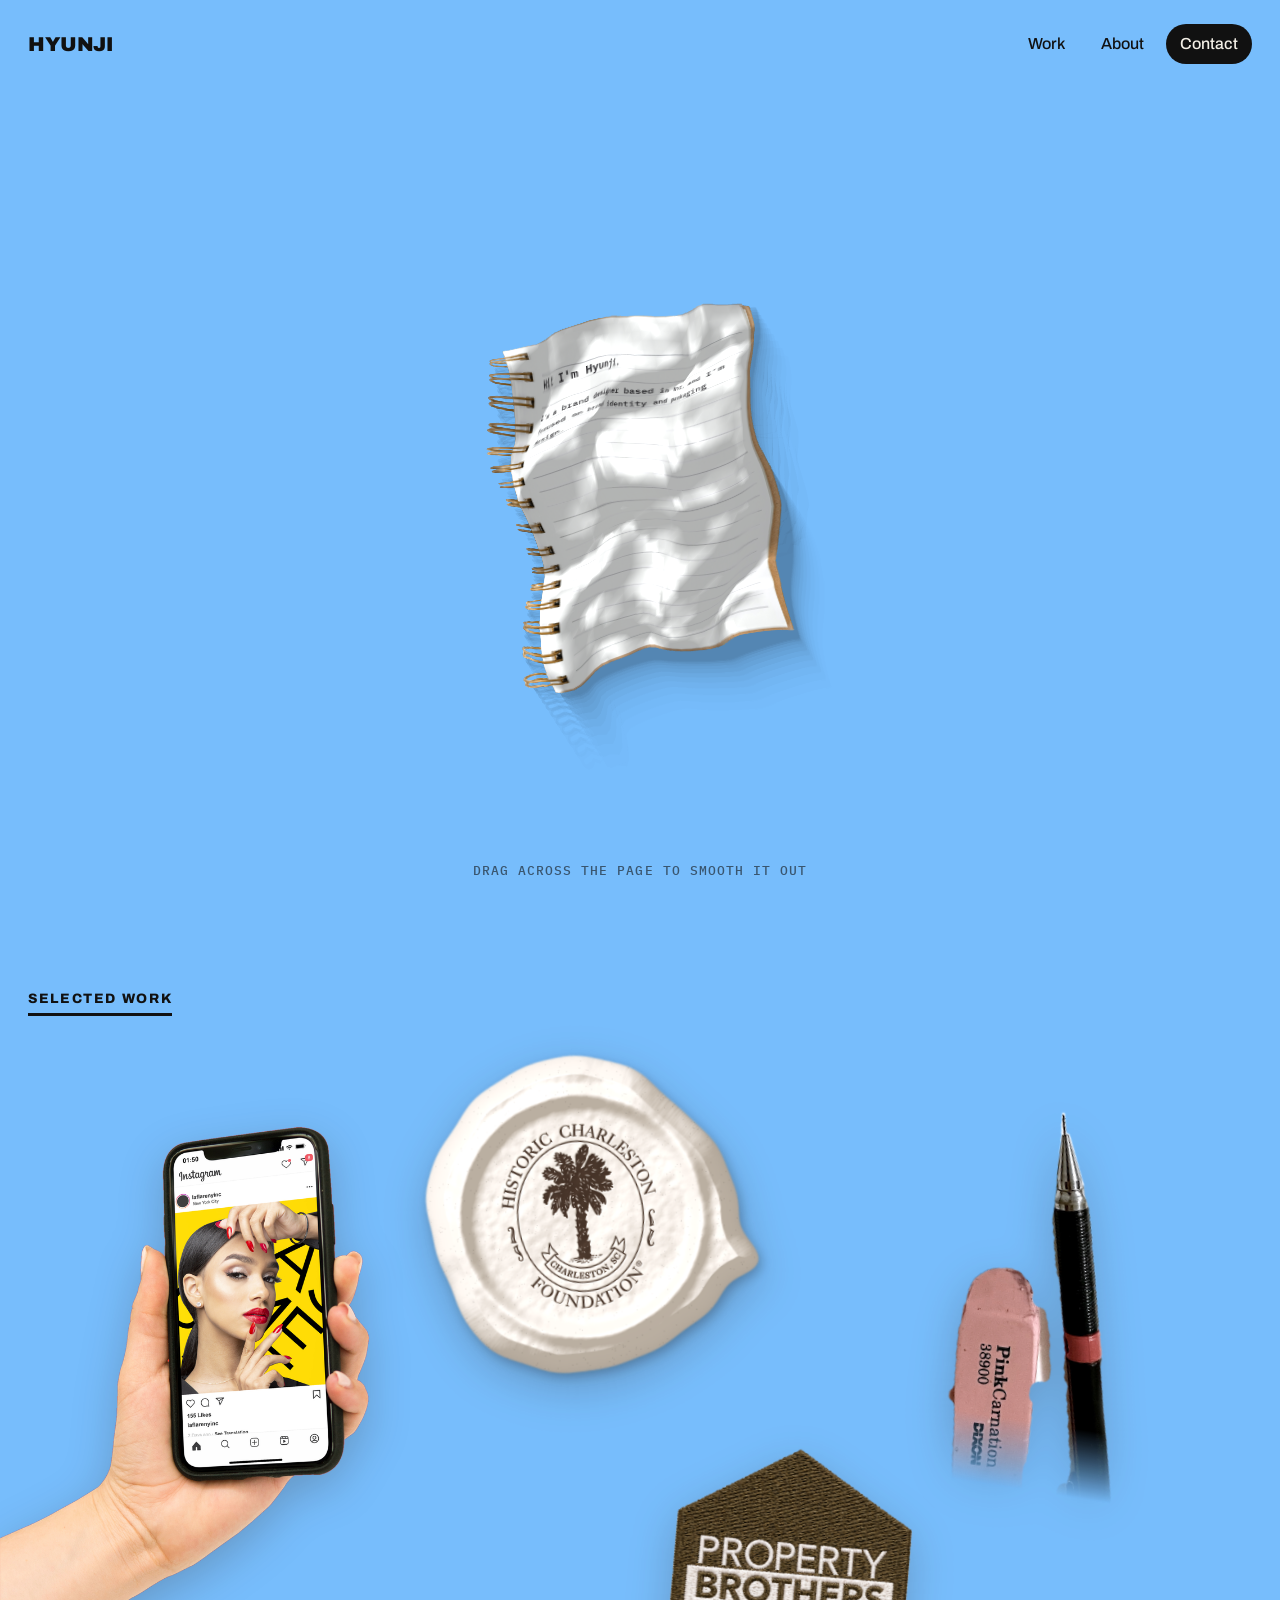
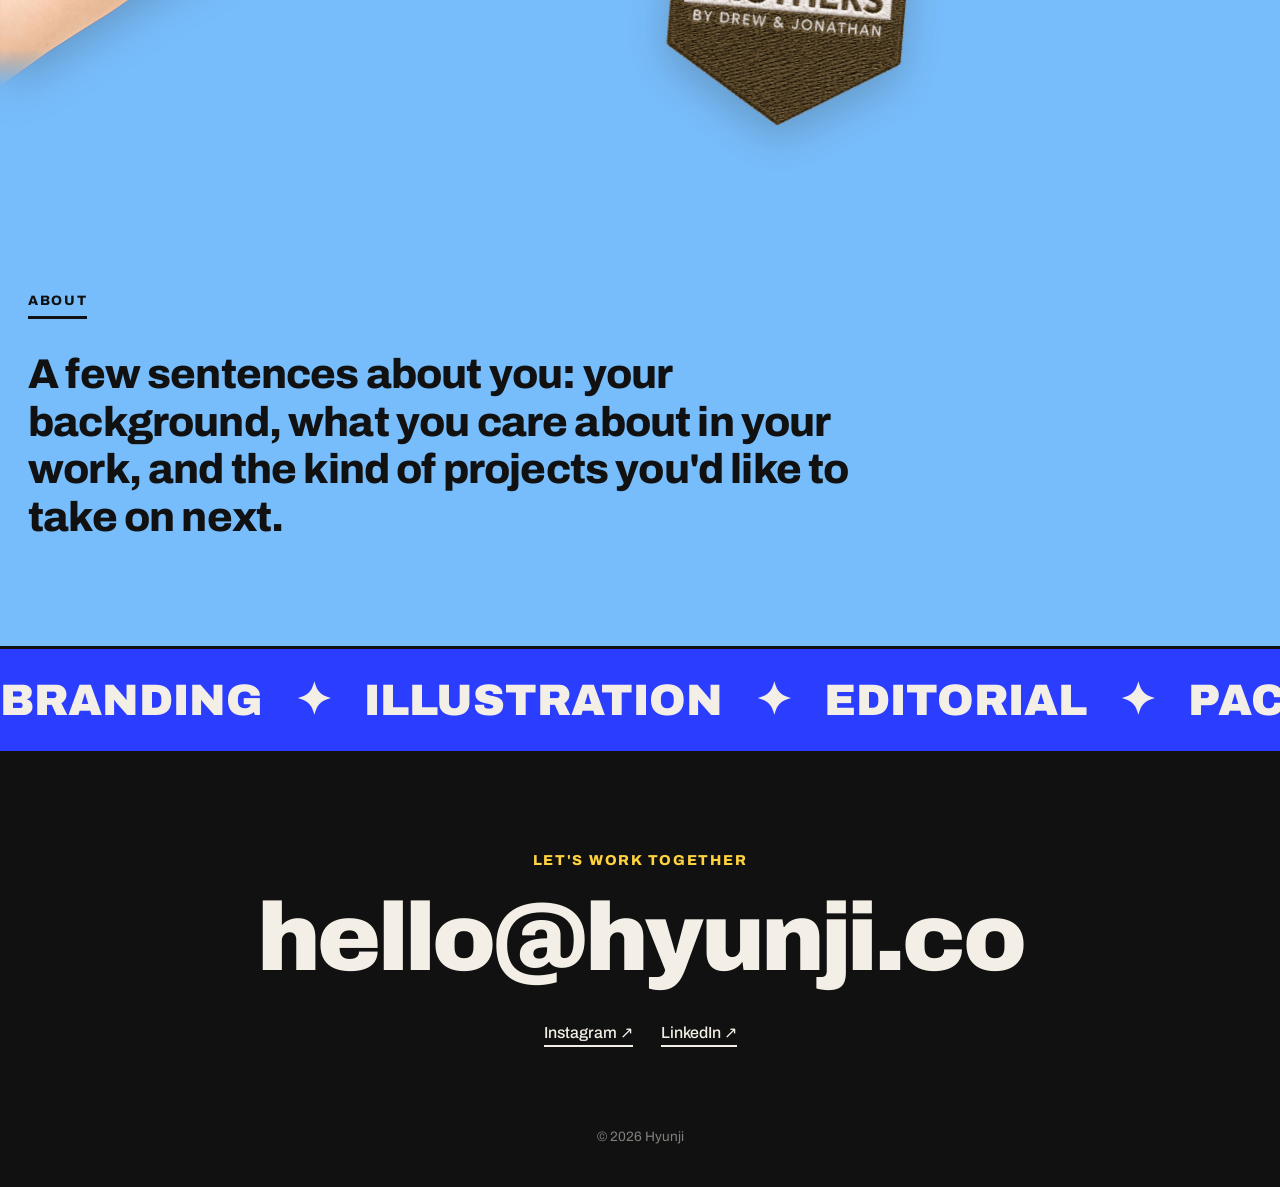
<file: index.html>
<!DOCTYPE html>
<html lang="en">
<head>
  <meta charset="UTF-8">
  <meta name="viewport" content="width=device-width, initial-scale=1.0">
  <title>Hyunji — Portfolio</title>
  <meta name="description" content="Portfolio of Hyunji, designer.">
  <link rel="preconnect" href="https://fonts.googleapis.com">
  <link rel="preconnect" href="https://fonts.gstatic.com" crossorigin>
  <link href="https://fonts.googleapis.com/css2?family=Archivo:wght@400;500;800;900&family=IBM+Plex+Mono:wght@500;600&display=swap" rel="stylesheet">
  <link rel="stylesheet" href="style.css?v=7">
</head>
<body>

  <header class="site-header">
    <a href="#" class="logo">Hyunji</a>
    <nav>
      <a href="#work">Work</a>
      <a href="#about">About</a>
      <a href="#contact" class="nav-cta">Contact</a>
    </nav>
  </header>

  <main>
    <!-- Interactive hero: a crumpled notebook page (hero.js). What it says is set at the top of hero.js. -->
    <section class="hero" aria-label="Introduction">
      <h1 class="sr-only">Hi! I'm Hyunji. I'm a brand designer based in NYC, and I'm focused on brand identity and packaging design.</h1>
      <canvas class="hero-canvas" aria-hidden="true"></canvas>
      <div class="hero-cursor" aria-hidden="true"><div class="ring"></div><div class="dot"></div></div>
      <p class="hero-hint" aria-hidden="true"></p>
    </section>

    <!-- Projects: free-floating layout.
         Each piece is positioned in style.css (.p-cashmere, .p-hc, .p-illustration, .p-pb).
         To swap an image, change its src below. Transparent PNGs look best. -->
    <section id="work" class="work">
      <h2 class="section-title">Selected work</h2>
      <div class="float-field">

        <a class="piece p-cashmere" href="#">
          <img src="images/cashmere.png" alt="Cashmere: hand holding a phone showing an Instagram post">
          <span class="caption">Cashmere</span>
        </a>

        <a class="piece p-hc" href="#">
          <img src="images/hc_seal.png" alt="Historic Charleston Foundation logo stamped in an ivory wax seal">
          <span class="caption">Historic Charleston Foundation</span>
        </a>

        <a class="piece p-illustration" href="#">
          <img src="images/illustration.png" alt="Mechanical pencil and pink eraser">
          <span class="caption">Illustration</span>
        </a>

        <a class="piece p-pb" href="#">
          <img src="images/pb.png" alt="Property Brothers embroidered patch">
          <span class="caption">Property Brothers</span>
        </a>

      </div>
    </section>

    <!-- About -->
    <section id="about" class="about">
      <h2 class="section-title">About</h2>
      <p class="about-lead">A few sentences about you: your background, what you care about in your work, and the kind of projects you'd like to take on next.</p>
    </section>
  </main>

    <!-- Scrolling strip: edit the words to match what you do -->
    <div class="marquee" aria-hidden="true">
      <div class="marquee-track">
        <span>Branding</span><span>✦</span><span>Illustration</span><span>✦</span><span>Editorial</span><span>✦</span><span>Packaging</span><span>✦</span>
        <span>Branding</span><span>✦</span><span>Illustration</span><span>✦</span><span>Editorial</span><span>✦</span><span>Packaging</span><span>✦</span>
      </div>
    </div>


  <!-- Contact -->
  <section id="contact" class="contact">
    <p class="contact-kicker">Let's work together</p>
    <a class="contact-email" href="mailto:hello@hyunji.co">hello@hyunji.co</a>
    <p class="links">
      <a href="https://www.instagram.com/">Instagram ↗</a>
      <a href="https://www.linkedin.com/">LinkedIn ↗</a>
    </p>
    <p class="copyright">© 2026 Hyunji</p>
  </section>

  <script src="hero.js?v=7" defer></script>
  <script src="trail.js?v=7" defer></script>
</body>
</html>
</file>
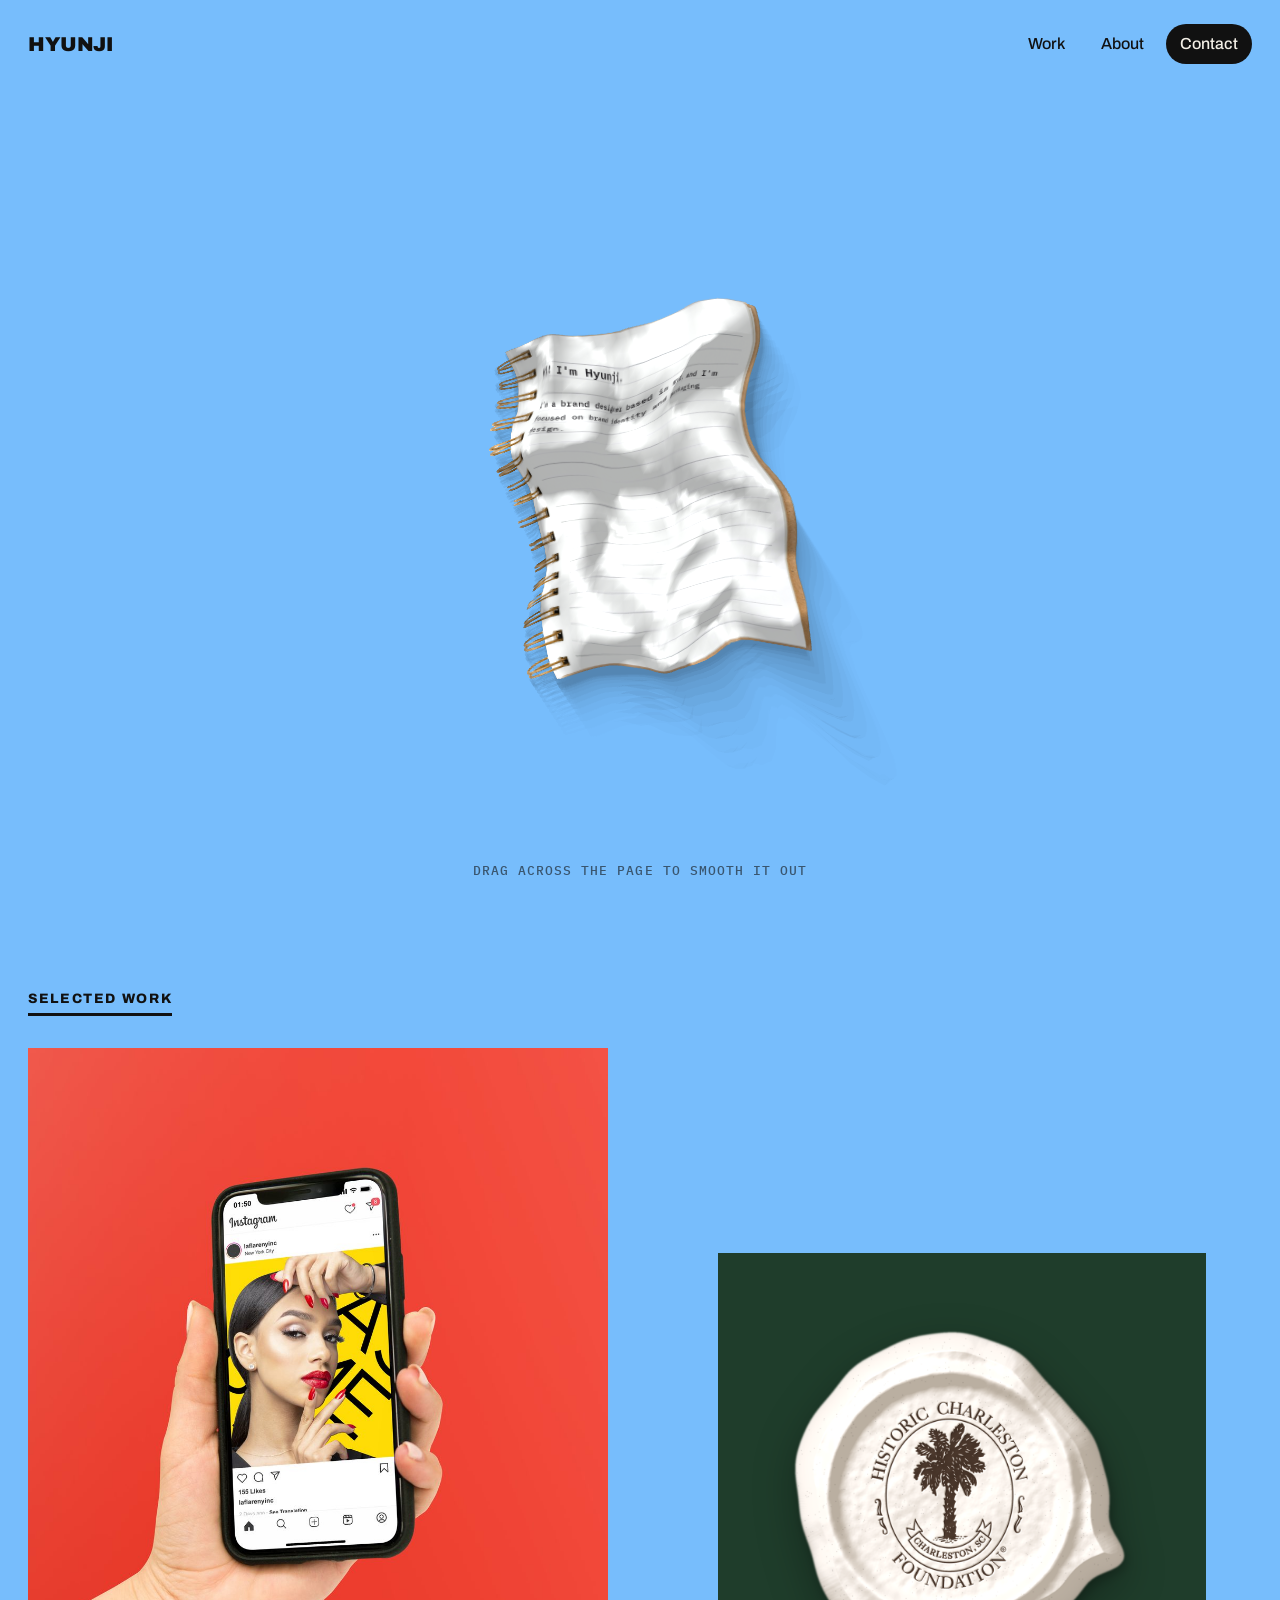
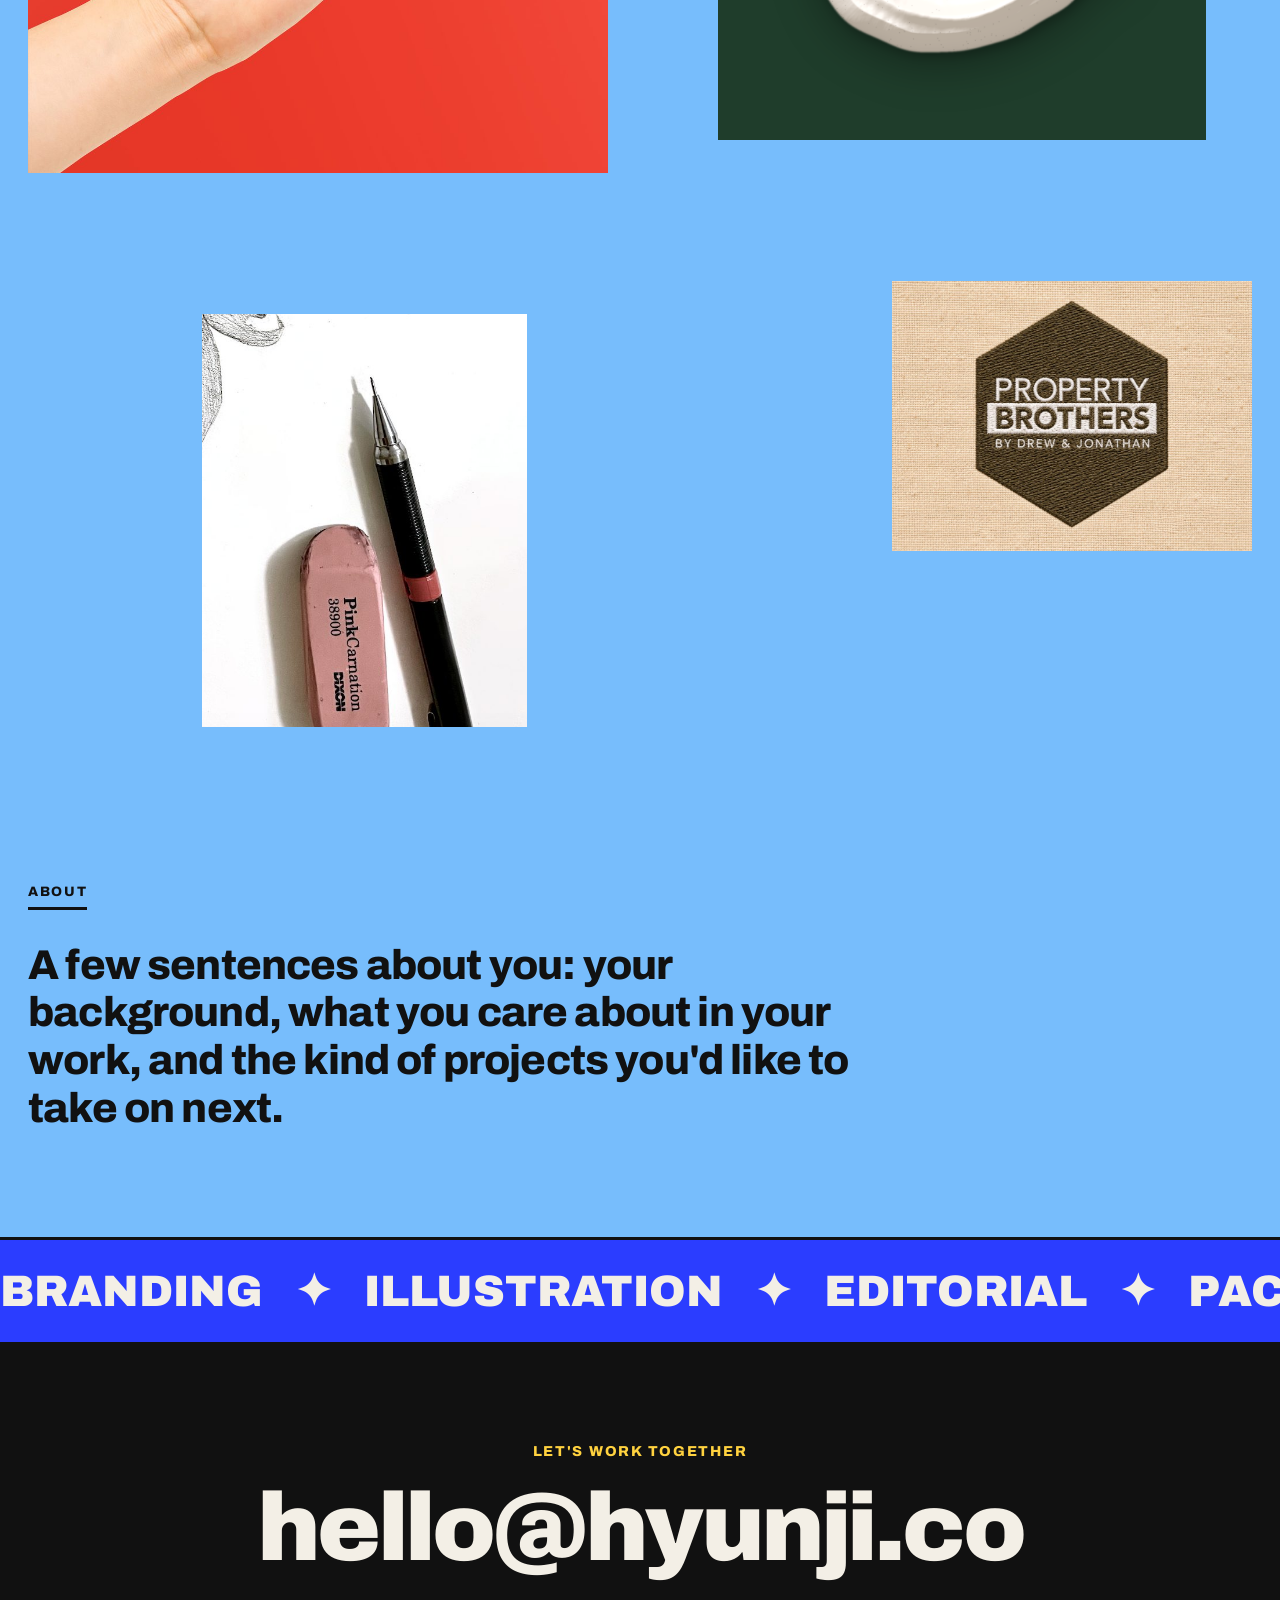
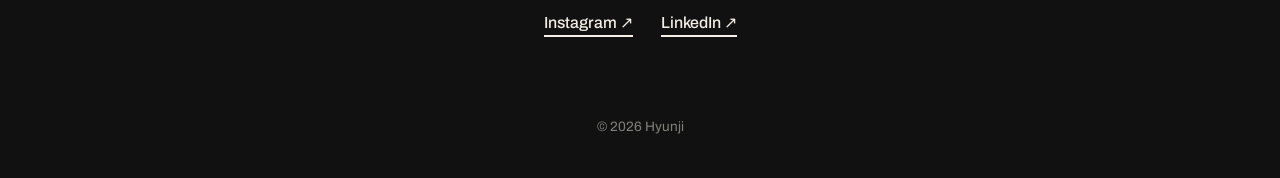
<file: index-grid.html>
<!DOCTYPE html>
<html lang="en">
<head>
  <meta charset="UTF-8">
  <meta name="viewport" content="width=device-width, initial-scale=1.0">
  <title>Hyunji — Portfolio</title>
  <meta name="description" content="Portfolio of Hyunji, designer.">
  <link rel="preconnect" href="https://fonts.googleapis.com">
  <link rel="preconnect" href="https://fonts.gstatic.com" crossorigin>
  <link href="https://fonts.googleapis.com/css2?family=Archivo:wght@400;500;800;900&family=IBM+Plex+Mono:wght@500;600&display=swap" rel="stylesheet">
  <link rel="stylesheet" href="style.css?v=7">
</head>
<body>

  <header class="site-header">
    <a href="#" class="logo">Hyunji</a>
    <nav>
      <a href="#work">Work</a>
      <a href="#about">About</a>
      <a href="#contact" class="nav-cta">Contact</a>
    </nav>
  </header>

  <main>
    <!-- Interactive hero: a crumpled notebook page (hero.js). What it says is set at the top of hero.js. -->
    <section class="hero" aria-label="Introduction">
      <h1 class="sr-only">Hi! I'm Hyunji. I'm a brand designer based in NYC, and I'm focused on brand identity and packaging design.</h1>
      <canvas class="hero-canvas" aria-hidden="true"></canvas>
      <div class="hero-cursor" aria-hidden="true"><div class="ring"></div><div class="dot"></div></div>
      <p class="hero-hint" aria-hidden="true"></p>
    </section>

    <!-- Projects, option B: a loose two-column grid of framed thumbnails.
         Sizes and offsets are set per project in style.css (.g-cashmere, .g-hc, .g-illustration, .g-pb). -->
    <section id="work" class="work work-grid">
      <h2 class="section-title">Selected work</h2>
      <div class="loose-grid">
        <div class="lg-col">
          <a class="frame g-cashmere" href="#">
            <span class="frame-img"><img src="images/frames/cashmere.jpg" alt="Cashmere: hand holding a phone showing an Instagram post" loading="lazy"></span>
            <span class="frame-title">Cashmere</span>
          </a>
          <a class="frame g-illustration" href="#">
            <span class="frame-img"><img src="images/frames/illustration.jpg" alt="Pencil sketch with a mechanical pencil and eraser" loading="lazy"></span>
            <span class="frame-title">Illustration</span>
          </a>
        </div>
        <div class="lg-col lg-col--right">
          <a class="frame g-hc" href="#">
            <span class="frame-img frame-img--solid"><img src="images/hc_seal.png" alt="Historic Charleston Foundation logo stamped in an ivory wax seal" loading="lazy"></span>
            <span class="frame-title">Historic Charleston Foundation</span>
          </a>
          <a class="frame g-pb" href="#">
            <span class="frame-img"><img src="images/frames/pb.jpg" alt="Property Brothers embroidered patch" loading="lazy"></span>
            <span class="frame-title">Property Brothers</span>
          </a>
        </div>
      </div>
    </section>

    <!-- About -->
    <section id="about" class="about">
      <h2 class="section-title">About</h2>
      <p class="about-lead">A few sentences about you: your background, what you care about in your work, and the kind of projects you'd like to take on next.</p>
    </section>
  </main>

    <!-- Scrolling strip: edit the words to match what you do -->
    <div class="marquee" aria-hidden="true">
      <div class="marquee-track">
        <span>Branding</span><span>✦</span><span>Illustration</span><span>✦</span><span>Editorial</span><span>✦</span><span>Packaging</span><span>✦</span>
        <span>Branding</span><span>✦</span><span>Illustration</span><span>✦</span><span>Editorial</span><span>✦</span><span>Packaging</span><span>✦</span>
      </div>
    </div>


  <!-- Contact -->
  <section id="contact" class="contact">
    <p class="contact-kicker">Let's work together</p>
    <a class="contact-email" href="mailto:hello@hyunji.co">hello@hyunji.co</a>
    <p class="links">
      <a href="https://www.instagram.com/">Instagram ↗</a>
      <a href="https://www.linkedin.com/">LinkedIn ↗</a>
    </p>
    <p class="copyright">© 2026 Hyunji</p>
  </section>

  <script src="hero.js?v=7" defer></script>
  <script src="trail.js?v=7" defer></script>
</body>
</html>
</file>
<file: style.css>
/* ---- Colors: change these to restyle the whole site ---- */
:root {
  --ink: #111111;      /* text and borders */
  --bg: #77bdfc;       /* page background */
  --paper: #f3efe6;    /* light text on dark areas */
  --accent: #2b3dff;   /* main color (electric blue) */
  --pop1: #ff5a36;     /* project placeholder colors */
  --pop2: #ffd23f;
  --pop3: #2b3dff;
  --pop4: #ff9ecf;
}

* { box-sizing: border-box; margin: 0; padding: 0; }

body {
  overflow-x: hidden;
  font-family: "Archivo", "Helvetica Neue", Arial, sans-serif;
  color: var(--ink);
  background: var(--bg);
  line-height: 1.5;
}

a { color: inherit; }

main, .site-header {
  max-width: 1280px;
  margin: 0 auto;
  padding-left: 28px;
  padding-right: 28px;
}

/* ---- Header ---- */
.site-header {
  display: flex;
  justify-content: space-between;
  align-items: center;
  padding-top: 24px;
  padding-bottom: 24px;
}
.logo {
  font-weight: 900;
  font-size: 1.25rem;
  text-transform: uppercase;
  text-decoration: none;
  letter-spacing: -0.02em;
}
nav { display: flex; gap: 8px; align-items: center; }
nav a {
  text-decoration: none;
  font-weight: 500;
  padding: 8px 14px;
  border-radius: 999px;
  transition: background 0.15s;
}
nav a:hover { background: rgba(0, 0, 0, 0.07); }
nav .nav-cta { background: var(--ink); color: var(--paper); }
nav .nav-cta:hover { background: var(--accent); }

/* ---- Interactive hero (hero.js) ---- */
.hero {
  position: relative;
  width: 100vw;
  margin-left: calc(50% - 50vw);
  height: calc(100vh - 90px);
  height: calc(100svh - 90px);
  min-height: 520px;
  overflow: hidden;
  cursor: none;
  user-select: none;
  -webkit-user-select: none;
  touch-action: pan-y;       /* vertical swipes still scroll the page on phones */
}
.hero[data-still] { cursor: auto; }
.hero-canvas { position: absolute; inset: 0; width: 100%; height: 100%; display: block; }

.hero-cursor {
  position: absolute;
  left: 0;
  top: 0;
  pointer-events: none;
  z-index: 2;
  transform: translate(-200px, -200px);
}
.hero-cursor .ring {
  position: absolute;
  width: var(--ring, 150px);
  height: var(--ring, 150px);
  margin: calc(var(--ring, 150px) / -2) 0 0 calc(var(--ring, 150px) / -2);
  border-radius: 50%;
  border: 1.5px solid rgba(17, 17, 17, 0.35);
  transition: width .3s, height .3s, margin .3s, border-color .3s, opacity .3s;
}
.hero[data-down] .hero-cursor .ring { border-color: rgba(17, 17, 17, 0.7); }
.hero[data-look="flat"] .hero-cursor .ring {
  width: 44px; height: 44px; margin: -22px 0 0 -22px;
  border-color: var(--accent);
}
.hero-cursor .dot {
  position: absolute;
  width: 6px; height: 6px; margin: -3px 0 0 -3px;
  border-radius: 50%;
  background: var(--ink);
}
.hero[data-still] .hero-cursor { display: none; }
@media (hover: none) {
  .hero-cursor { opacity: 0; transition: opacity .3s; }
  .hero[data-down] .hero-cursor { opacity: 1; }
}

.hero-hint {
  position: absolute;
  left: 0; right: 0; bottom: 18px;
  text-align: center;
  font-family: "IBM Plex Mono", ui-monospace, monospace;
  font-weight: 500;
  font-size: 0.8rem;
  letter-spacing: 0.08em;
  text-transform: uppercase;
  opacity: 0.6;
  pointer-events: none;
}
.hero[data-still] .hero-hint { display: none; }

.sr-only {
  position: absolute; width: 1px; height: 1px; padding: 0; margin: -1px;
  overflow: hidden; clip: rect(0, 0, 0, 0); white-space: nowrap; border: 0;
}

/* ---- Scrolling strip ---- */
.marquee {
  background: var(--accent);
  color: var(--paper);
  overflow: hidden;
  border-top: 3px solid var(--ink);
  border-bottom: 3px solid var(--ink);
  width: 100vw;
  margin-left: calc(50% - 50vw);
}
.marquee-track {
  display: flex;
  gap: 32px;
  width: max-content;
  padding: 18px 0;
  font-size: clamp(1.5rem, 4vw, 2.75rem);
  font-weight: 900;
  text-transform: uppercase;
  white-space: nowrap;
  animation: scroll 22s linear infinite;
}
@keyframes scroll {
  from { transform: translateX(0); }
  to   { transform: translateX(-50%); }
}
@media (prefers-reduced-motion: reduce) {
  .marquee-track { animation: none; }
}

/* ---- Section titles ---- */
.section-title {
  font-size: 0.85rem;
  font-weight: 800;
  text-transform: uppercase;
  letter-spacing: 0.12em;
  margin-bottom: 32px;
  display: inline-block;
  border-bottom: 3px solid var(--ink);
  padding-bottom: 4px;
}

/* ---- Projects: free-floating layout ---- */
.work { padding: 88px 0 40px; }

/* The field spans the full window width so Cashmere's arm can enter from the left edge.
   Positions and sizes are in vw (percent of window width), so the layout scales as one piece. */
.float-field {
  position: relative;
  width: 100vw;
  margin-left: calc(50% - 50vw);
  height: 60vw;
  max-height: 1150px;
}
.piece {
  position: absolute;
  display: block;
  text-decoration: none;
  transform: rotate(var(--tilt, 0deg));
  transition: transform 0.35s cubic-bezier(.2, .8, .2, 1);
}
.piece img {
  display: block;
  width: 100%;
  height: auto;
  filter: drop-shadow(0 14px 22px rgba(40, 25, 10, 0.22));
  transition: filter 0.35s;
}
.piece:hover {
  transform: rotate(calc(var(--tilt, 0deg) * 0.3)) translateY(-10px) scale(1.03);
  z-index: 5;
}
.piece:hover img { filter: drop-shadow(0 26px 30px rgba(40, 25, 10, 0.28)); }

/* project title: hidden until the thumbnail is hovered */
.caption {
  display: block;
  margin-top: 14px;
  white-space: nowrap;
  color: #fff;
  font-weight: 800;
  font-size: 1.15rem;
  line-height: 1.2;
  opacity: 0;
  transform: translateY(6px);
  transition: opacity 0.25s, transform 0.25s;
  pointer-events: none;
}
.piece:hover .caption,
.piece:focus-visible .caption { opacity: 1; transform: none; }
/* phones and tablets have no hover: always show the titles there */
@media (hover: none) {
  .caption { opacity: 1; transform: none; }
}

/* Individual placements */
.p-cashmere { left: 0; top: 6vw; width: 29vw; --tilt: 0deg; }
.p-cashmere .caption { position: absolute; left: 27vw; top: 30vw; margin: 0; }

.p-hc { left: 33vw; top: 0; width: 27vw; --tilt: -6deg; }
.p-hc .caption { margin-left: 3vw; }

.p-illustration { left: 75vw; top: 5vw; width: 14vw; --tilt: 9deg; }
.p-illustration .caption { margin-left: -2vw; }

.p-pb { left: 52vw; top: 31vw; width: 19vw; --tilt: 5deg; }
.p-pb .caption { margin-left: 2vw; }

/* Phones and small tablets: stack the pieces, alternating sides */
@media (max-width: 760px) {
  .float-field {
    height: auto;
    max-height: none;
    display: flex;
    flex-direction: column;
    gap: 56px;
    padding-bottom: 24px;
  }
  .piece { position: relative; left: auto; top: auto; }
  .p-cashmere { width: 68vw; }
  .p-cashmere .caption { position: static; margin: 14px 0 0 20px; }
  .p-hc { width: 70vw; align-self: flex-end; margin-right: 6vw; }
  .p-illustration { width: 36vw; align-self: flex-start; margin-left: 16vw; }
  .p-pb { width: 52vw; align-self: flex-end; margin-right: 14vw; }
  .caption { white-space: normal; width: 60vw; }
  .p-illustration .caption { margin-left: 0; }
}

/* ---- Projects, option B: loose framed grid (index-grid.html) ---- */
.work-grid { padding-bottom: 120px; }
.loose-grid {
  display: grid;
  grid-template-columns: 1fr 1fr;
  column-gap: clamp(32px, 5vw, 80px);
  align-items: start;
}
.lg-col { display: flex; flex-direction: column; gap: clamp(80px, 11vw, 160px); }
.lg-col--right { padding-top: clamp(120px, 16vw, 240px); }   /* the right column starts lower */

.frame { display: block; text-decoration: none; position: relative; }
.frame-img { display: block; overflow: hidden; background: #e9e4da; }
.frame-img img {
  display: block;
  width: 100%;
  height: 100%;
  object-fit: cover;
  transition: transform 0.6s cubic-bezier(.2, .8, .2, 1);
}
.frame:hover .frame-img img { transform: scale(1.04); }
/* a solid colour frame with a cut-out image centred inside */
.frame-img--solid { background: #1f3d2b; display: flex; align-items: center; justify-content: center; }
.frame-img--solid img { width: 72%; height: auto; object-fit: contain; filter: drop-shadow(0 14px 20px rgba(0,0,0,.3)); }

/* title: white, hidden until hover, set sideways under the frame's left edge */
.frame-title {
  position: absolute;
  left: 0;
  top: 100%;
  margin-top: 12px;
  color: #fff;
  font-weight: 800;
  font-size: 0.95rem;
  line-height: 1;
  white-space: nowrap;
  writing-mode: vertical-rl;
  transform: rotate(180deg) translateY(-6px);
  transform-origin: center;
  opacity: 0;
  transition: opacity 0.25s, transform 0.25s;
  pointer-events: none;
}
.frame:hover .frame-title, .frame:focus-visible .frame-title { opacity: 1; transform: rotate(180deg); }
@media (hover: none) { .frame-title { opacity: 1; transform: rotate(180deg); } }

/* sizes, shapes and nudges: each project a little different for rhythm */
.g-cashmere { width: 100%; }
.g-cashmere .frame-img { aspect-ratio: 4 / 5; }
.g-illustration { width: 56%; margin-left: 30%; }
.g-illustration .frame-img { aspect-ratio: 560 / 712; }
.g-hc { width: 84%; margin-left: 8%; }
.g-hc .frame-img { aspect-ratio: 1 / 1; }
.g-pb { width: 62%; margin-left: 38%; }
.g-pb .frame-img { aspect-ratio: 4 / 3; }

/* phones: one column, alternating widths and sides */
@media (max-width: 760px) {
  .loose-grid { grid-template-columns: 1fr; }
  .lg-col { gap: 72px; }
  .lg-col--right { padding-top: 72px; }
  .g-cashmere { width: 88%; }
  .g-illustration { width: 60%; margin-left: 34%; }
  .g-hc { width: 80%; margin-left: 0; }
  .g-pb { width: 70%; margin-left: 26%; }
}

/* ---- About ---- */
.about { padding: 32px 0 104px; }
.about-lead {
  max-width: 900px;
  font-size: clamp(1.5rem, 3.4vw, 2.6rem);
  font-weight: 800;
  line-height: 1.15;
  letter-spacing: -0.02em;
}

/* ---- Contact ---- */
.contact {
  background: var(--ink);
  color: var(--paper);
  padding: 96px 28px 40px;
  text-align: center;
}
.contact-kicker {
  font-weight: 800;
  text-transform: uppercase;
  letter-spacing: 0.12em;
  font-size: 0.9rem;
  color: var(--pop2);
}
.contact-email {
  display: inline-block;
  margin-top: 16px;
  font-size: clamp(2rem, 7.5vw, 6rem);
  font-weight: 900;
  letter-spacing: -0.04em;
  text-decoration: none;
  line-height: 1.05;
  word-break: break-word;
  transition: color 0.15s;
}
.contact-email:hover { color: var(--pop1); }
.links { margin-top: 32px; display: flex; gap: 28px; justify-content: center; }
.links a { font-weight: 500; text-decoration: none; border-bottom: 2px solid currentColor; }
.links a:hover { color: var(--pop2); }
.copyright { margin-top: 80px; font-size: 0.85rem; opacity: 0.5; }

/* ---- Phones ---- */
@media (max-width: 600px) {
  main, .site-header { padding-left: 20px; padding-right: 20px; }
  nav a { padding: 6px 10px; }
}
</file>
